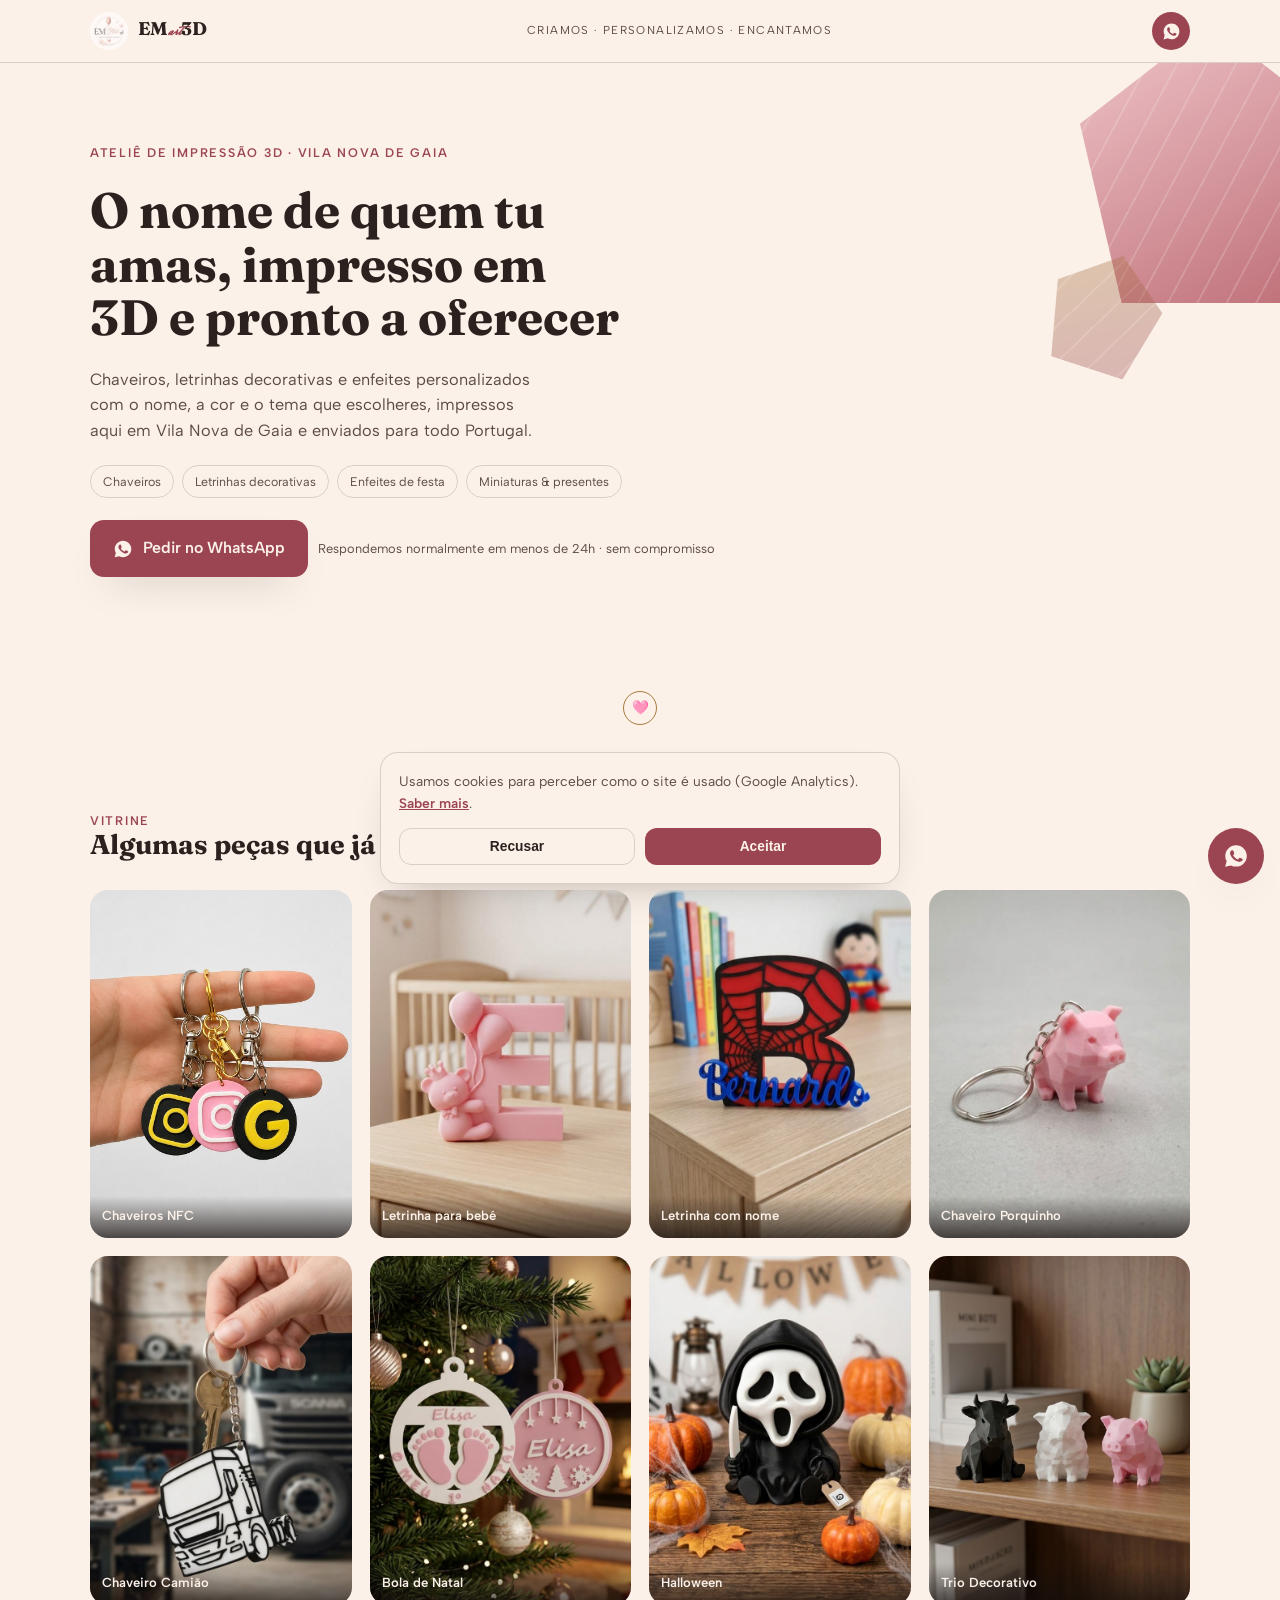
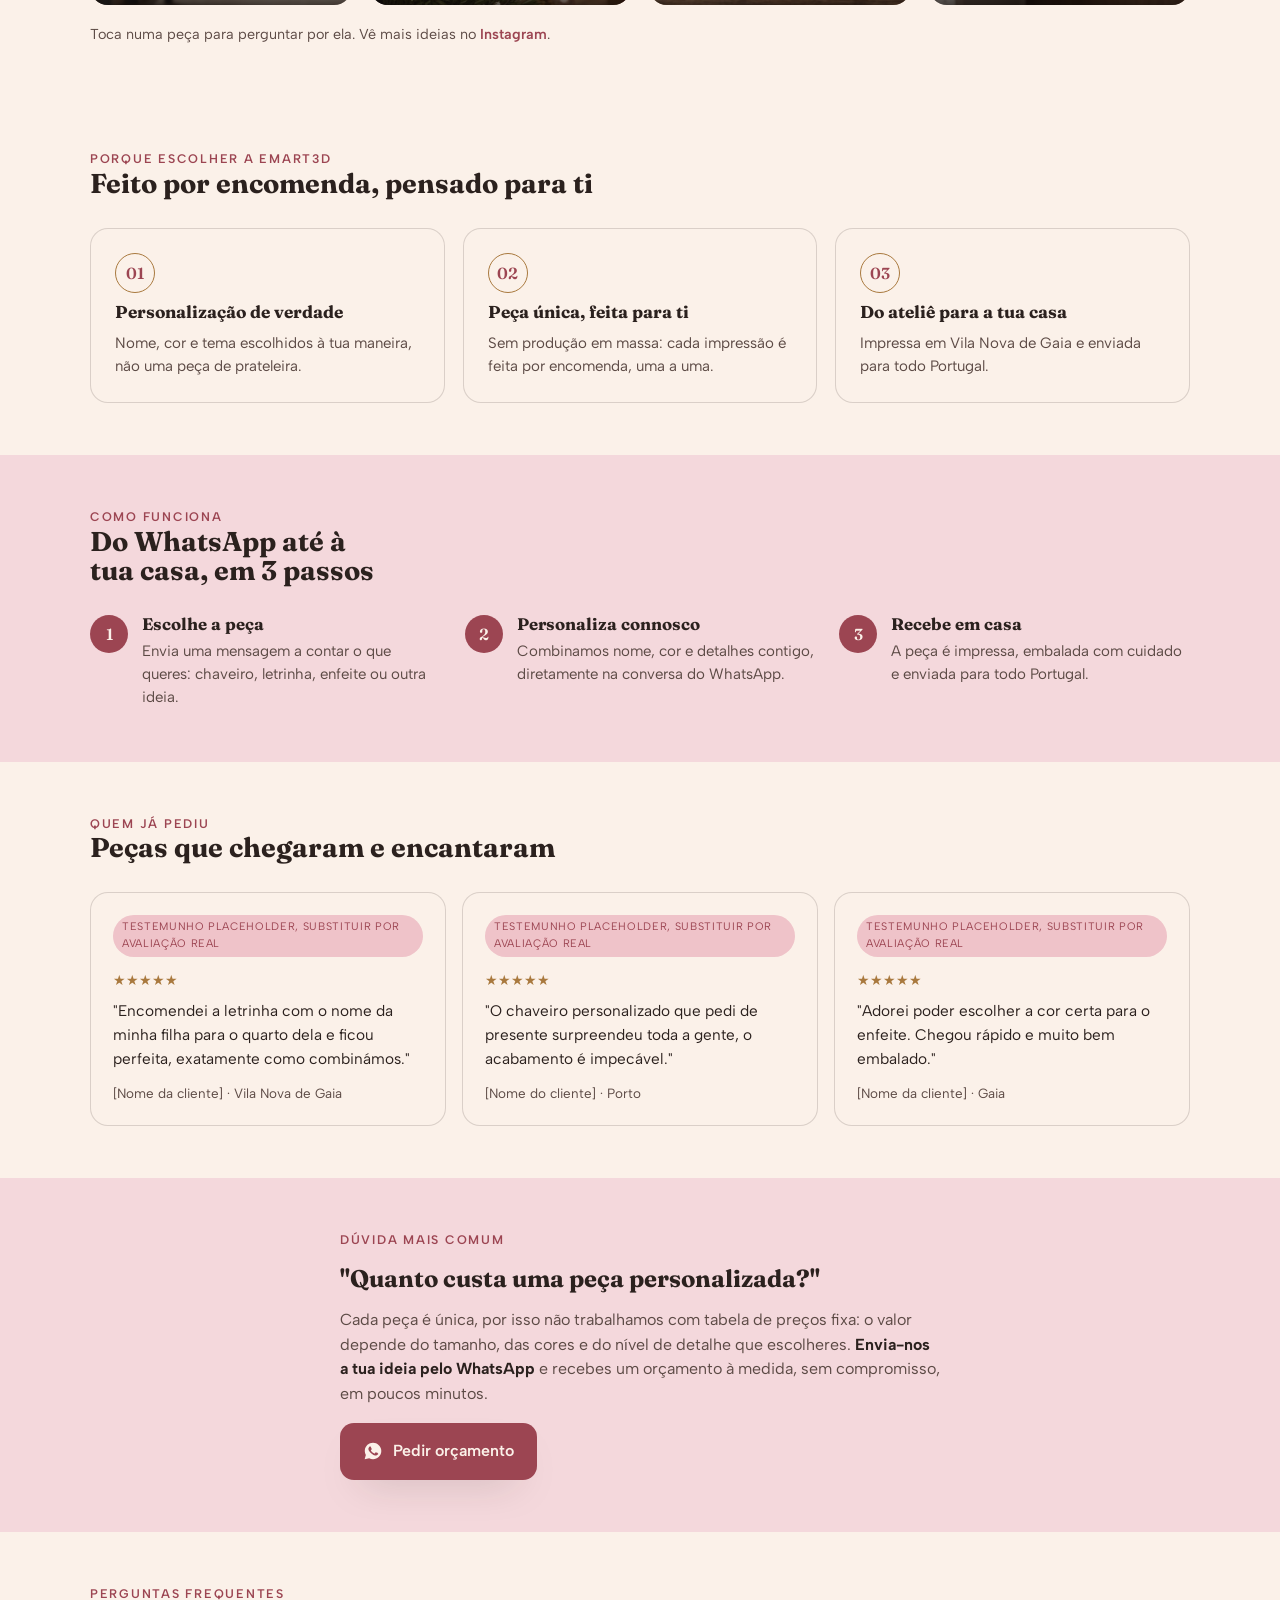
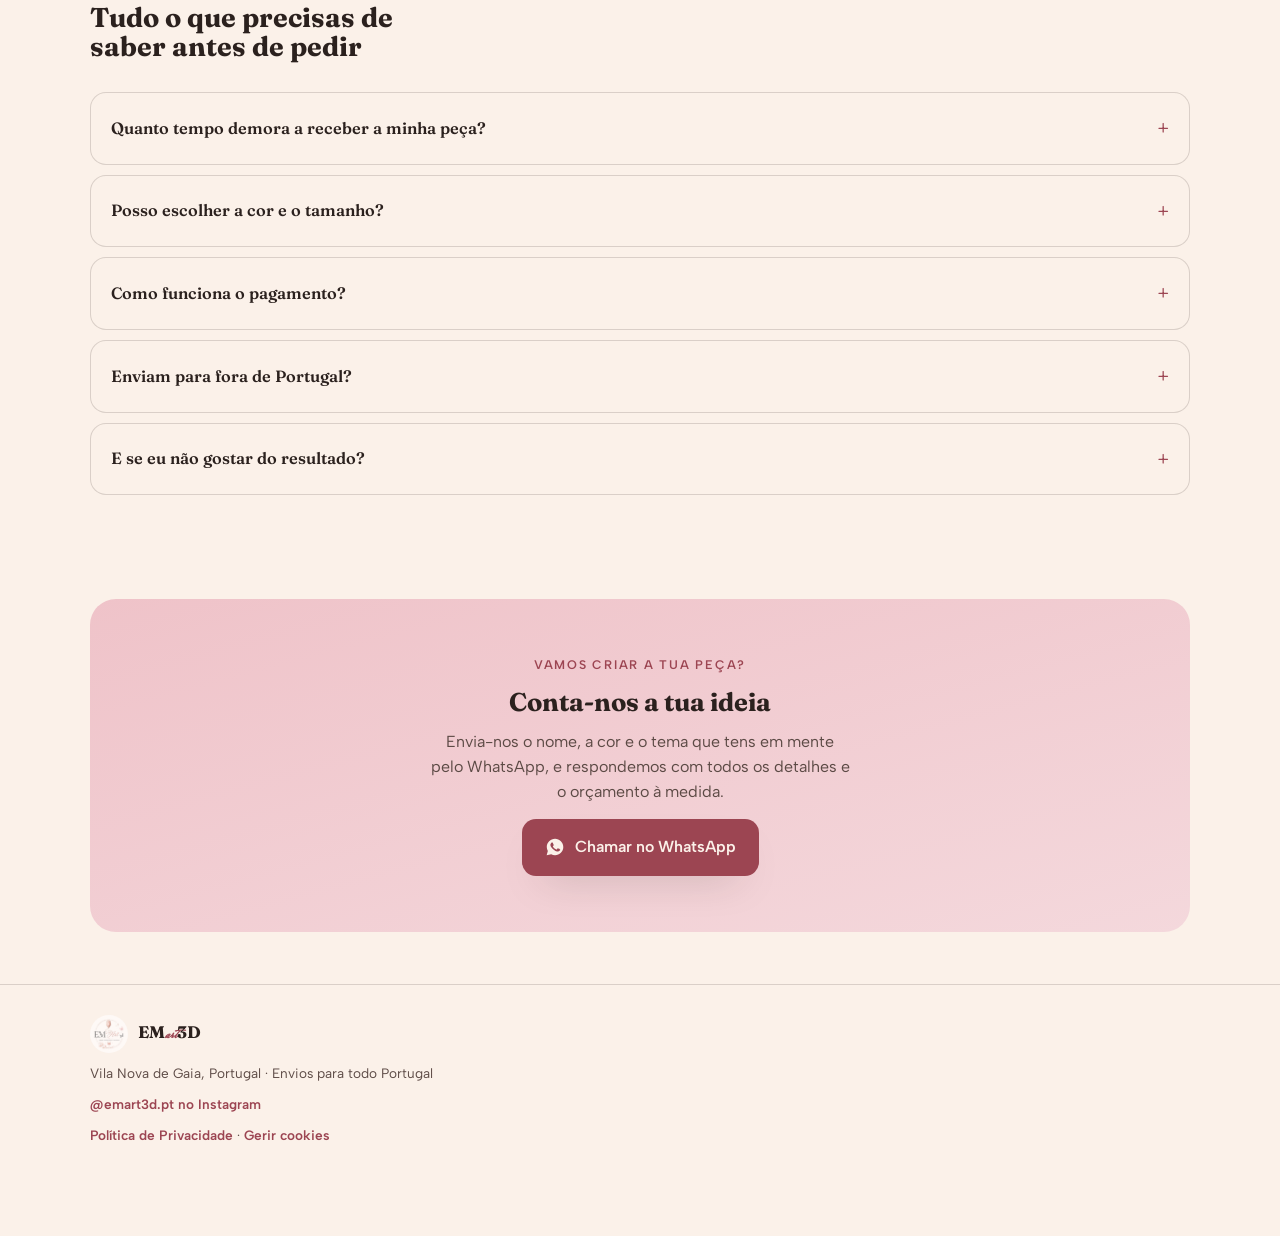
<file: index.html>
<!DOCTYPE html>
<html lang="pt-PT">
<head>
<meta charset="UTF-8">
<meta name="viewport" content="width=device-width, initial-scale=1, viewport-fit=cover">
<title>EMart3D — Presentes personalizados em 3D</title>
<meta name="description" content="Chaveiros, letrinhas decorativas e enfeites personalizados em impressão 3D, feitos por encomenda em Vila Nova de Gaia e enviados para todo Portugal.">
<link rel="canonical" href="https://emart3d.com/">

<meta property="og:type" content="website">
<meta property="og:site_name" content="EMart3D">
<meta property="og:url" content="https://emart3d.com/">
<meta property="og:title" content="EMart3D — Presentes personalizados em 3D">
<meta property="og:description" content="Chaveiros, letrinhas decorativas e enfeites personalizados em impressão 3D, feitos por encomenda em Vila Nova de Gaia e enviados para todo Portugal.">
<meta property="og:image" content="https://emart3d.com/assets/og-image.jpg">
<meta property="og:image:width" content="1200">
<meta property="og:image:height" content="630">
<meta property="og:locale" content="pt_PT">
<meta name="twitter:card" content="summary_large_image">
<meta name="twitter:title" content="EMart3D — Presentes personalizados em 3D">
<meta name="twitter:description" content="Chaveiros, letrinhas decorativas e enfeites personalizados em impressão 3D, feitos por encomenda e enviados para todo Portugal.">
<meta name="twitter:image" content="https://emart3d.com/assets/og-image.jpg">

<link rel="preconnect" href="https://fonts.googleapis.com">
<link rel="preconnect" href="https://fonts.gstatic.com" crossorigin>
<link href="https://fonts.googleapis.com/css2?family=Fraunces:ital,opsz,wght@0,9..144,400;0,9..144,600;0,9..144,700;1,9..144,500&family=Albert+Sans:wght@400;500;600;700&family=Mrs+Saint+Delafield&display=swap" rel="stylesheet">
<link rel="stylesheet" href="css/styles.css">

<script type="application/ld+json">
{
  "@context": "https://schema.org",
  "@type": "LocalBusiness",
  "name": "EMart3D",
  "image": "https://emart3d.com/assets/og-image.jpg",
  "logo": "https://emart3d.com/assets/LOGO.jpeg",
  "url": "https://emart3d.com/",
  "telephone": "+351928291882",
  "priceRange": "€€",
  "address": {
    "@type": "PostalAddress",
    "addressLocality": "Vila Nova de Gaia",
    "addressRegion": "Porto",
    "addressCountry": "PT"
  },
  "areaServed": "PT",
  "sameAs": [
    "https://www.instagram.com/emart3d.pt/"
  ],
  "description": "Ateliê de impressão 3D em Vila Nova de Gaia. Chaveiros, letrinhas decorativas e enfeites personalizados, feitos por encomenda e enviados para todo Portugal."
}
</script>
<script type="application/ld+json">
{
  "@context": "https://schema.org",
  "@type": "FAQPage",
  "mainEntity": [
    {
      "@type": "Question",
      "name": "Quanto tempo demora a receber a minha peça?",
      "acceptedAnswer": {
        "@type": "Answer",
        "text": "Normalmente entre 3 a 7 dias úteis desde a confirmação do pedido até à peça estar pronta, mais o tempo de envio dos CTT. Confirmamos sempre um prazo exato contigo antes de avançar."
      }
    },
    {
      "@type": "Question",
      "name": "Posso escolher a cor e o tamanho?",
      "acceptedAnswer": {
        "@type": "Answer",
        "text": "Sim! Todas as peças são personalizáveis em cor, e muitas também em tamanho. Dizes o que tens em mente e confirmamos contigo o que é possível fazer."
      }
    },
    {
      "@type": "Question",
      "name": "Como funciona o pagamento?",
      "acceptedAnswer": {
        "@type": "Answer",
        "text": "Combinamos o valor e a forma de pagamento diretamente na conversa do WhatsApp, depois de confirmares os detalhes da tua peça."
      }
    },
    {
      "@type": "Question",
      "name": "Enviam para fora de Portugal?",
      "acceptedAnswer": {
        "@type": "Answer",
        "text": "Por agora enviamos só dentro de Portugal. Se estiveres fora do país, fala connosco na mesma para tentarmos encontrar uma solução."
      }
    },
    {
      "@type": "Question",
      "name": "E se eu não gostar do resultado?",
      "acceptedAnswer": {
        "@type": "Answer",
        "text": "Antes de imprimir, confirmamos contigo todos os detalhes (nome, cor, tamanho) para garantir que a peça sai exatamente como combinado. Qualquer dúvida, fala connosco antes de avançarmos com a impressão."
      }
    }
  ]
}
</script>
</head>
<body>

  <div class="topbar">
    <div class="wrap">
      <div class="topbar-brand">
        <img class="logo-mark" src="assets/LOGO.jpeg" alt="Logótipo EMart3D">
        <div class="topbar-name">EM<span class="brand-mark">art</span>3D</div>
      </div>
      <div class="topbar-tag">Criamos · Personalizamos · Encantamos</div>
      <a class="icon-btn" href="https://wa.me/351928291882?text=Ol%C3%A1!%20Vi%20a%20p%C3%A1gina%20da%20EMart3D%20e%20quero%20fazer%20um%20pedido%20personalizado%20%F0%9F%A9%B7" target="_blank" rel="noopener" aria-label="Chamar no WhatsApp">
        <svg viewBox="0 0 24 24" fill="currentColor"><path d="M12.04 2C6.58 2 2.13 6.45 2.13 11.91c0 1.75.46 3.39 1.26 4.81L2 22l5.42-1.34a9.9 9.9 0 0 0 4.62 1.14h.01c5.46 0 9.91-4.45 9.91-9.91C21.96 6.45 17.5 2 12.04 2Zm5.8 14.02c-.24.68-1.4 1.3-1.93 1.36-.5.06-1.02.26-3.4-.71-2.87-1.15-4.7-4.07-4.85-4.26-.14-.19-1.16-1.55-1.16-2.96 0-1.4.74-2.09 1-2.38.26-.29.57-.36.76-.36.19 0 .38 0 .55.01.18.01.42-.07.65.5.24.58.82 2 .89 2.15.07.15.12.32.02.51-.1.19-.15.31-.3.48-.15.17-.31.38-.44.51-.15.15-.3.31-.13.6.17.29.76 1.26 1.63 2.04 1.12 1 2.06 1.31 2.35 1.46.29.15.46.13.63-.08.17-.21.72-.84.92-1.13.19-.29.39-.24.65-.14.27.1 1.68.79 1.97.94.29.14.48.21.55.33.07.12.07.7-.17 1.38Z"/></svg>
      </a>
    </div>
  </div>

  <main>
    <section class="hero">
      <div class="hero-orn facet" aria-hidden="true"></div>
      <div class="hero-orn small facet" aria-hidden="true"></div>
      <div class="wrap">
        <div class="eyebrow">Ateliê de impressão 3D · Vila Nova de Gaia</div>
        <h1>O nome de quem tu amas, impresso em 3D e pronto a oferecer</h1>
        <p class="lede">Chaveiros, letrinhas decorativas e enfeites personalizados com o nome, a cor e o tema que escolheres, impressos aqui em Vila Nova de Gaia e enviados para todo Portugal.</p>
        <div class="hero-tags">
          <span>Chaveiros</span>
          <span>Letrinhas decorativas</span>
          <span>Enfeites de festa</span>
          <span>Miniaturas &amp; presentes</span>
        </div>
        <div class="cta-row">
          <a class="btn btn-primary" href="https://wa.me/351928291882?text=Ol%C3%A1!%20Vi%20a%20p%C3%A1gina%20da%20EMart3D%20e%20quero%20fazer%20um%20pedido%20personalizado%20%F0%9F%A9%B7" target="_blank" rel="noopener">
            <svg viewBox="0 0 24 24" fill="currentColor"><path d="M12.04 2C6.58 2 2.13 6.45 2.13 11.91c0 1.75.46 3.39 1.26 4.81L2 22l5.42-1.34a9.9 9.9 0 0 0 4.62 1.14h.01c5.46 0 9.91-4.45 9.91-9.91C21.96 6.45 17.5 2 12.04 2Zm5.8 14.02c-.24.68-1.4 1.3-1.93 1.36-.5.06-1.02.26-3.4-.71-2.87-1.15-4.7-4.07-4.85-4.26-.14-.19-1.16-1.55-1.16-2.96 0-1.4.74-2.09 1-2.38.26-.29.57-.36.76-.36.19 0 .38 0 .55.01.18.01.42-.07.65.5.24.58.82 2 .89 2.15.07.15.12.32.02.51-.1.19-.15.31-.3.48-.15.17-.31.38-.44.51-.15.15-.3.31-.13.6.17.29.76 1.26 1.63 2.04 1.12 1 2.06 1.31 2.35 1.46.29.15.46.13.63-.08.17-.21.72-.84.92-1.13.19-.29.39-.24.65-.14.27.1 1.68.79 1.97.94.29.14.48.21.55.33.07.12.07.7-.17 1.38Z"/></svg>
            Pedir no WhatsApp
          </a>
          <span class="cta-note">Respondemos normalmente em menos de 24h · sem compromisso</span>
        </div>
      </div>
    </section>

    <div class="ring-divider" aria-hidden="true"><span>🩷</span></div>

    <section class="showcase">
      <div class="wrap">
        <div class="section-head">
          <div class="eyebrow">Vitrine</div>
          <h2>Algumas peças que já criámos</h2>
        </div>
        <div class="showcase-grid">
          <a class="showcase-card" href="https://wa.me/351928291882?text=Ol%C3%A1!%20Vi%20a%20pe%C3%A7a%20Chaveiros%20NFC%20na%20vossa%20p%C3%A1gina%20e%20queria%20saber%20mais%20%F0%9F%A9%B7" target="_blank" rel="noopener">
            <img src="assets/TAG-NFC-GERAL2.jpeg" alt="Chaveiros NFC personalizados, com o ícone do Instagram e a letra G, que ligam ao perfil por toque no telemóvel" loading="lazy">
            <span class="cap">Chaveiros NFC</span>
          </a>
          <a class="showcase-card" href="https://wa.me/351928291882?text=Ol%C3%A1!%20Vi%20a%20pe%C3%A7a%20Letra%20Personalizada%20de%20Beb%C3%A9%20na%20vossa%20p%C3%A1gina%20e%20queria%20saber%20mais%20%F0%9F%A9%B7" target="_blank" rel="noopener">
            <img src="assets/Gemini_Generated_Image_2je2fj2je2fj2je2.jpg" alt="Letra decorativa personalizada com ursinho e balões para quarto de bebé" loading="lazy">
            <span class="cap">Letrinha para bebé</span>
          </a>
          <a class="showcase-card" href="https://wa.me/351928291882?text=Ol%C3%A1!%20Vi%20a%20pe%C3%A7a%20Letra%20Personalizada%20Homem-Aranha%20na%20vossa%20p%C3%A1gina%20e%20queria%20saber%20mais%20%F0%9F%A9%B7" target="_blank" rel="noopener">
            <img src="assets/Gemini_Generated_Image_ml13aoml13aoml13.jpg" alt="Letra decorativa personalizada tema Homem-Aranha com o nome Bernardo" loading="lazy">
            <span class="cap">Letrinha com nome</span>
          </a>
          <a class="showcase-card" href="https://wa.me/351928291882?text=Ol%C3%A1!%20Vi%20a%20pe%C3%A7a%20Chaveiro%20Porquinho%20na%20vossa%20p%C3%A1gina%20e%20queria%20saber%20mais%20%F0%9F%A9%B7" target="_blank" rel="noopener">
            <img src="assets/Gemini_Generated_Image_6yzym36yzym36yzy.jpg" alt="Chaveiro personalizado em formato de porquinho" loading="lazy">
            <span class="cap">Chaveiro Porquinho</span>
          </a>
          <a class="showcase-card" href="https://wa.me/351928291882?text=Ol%C3%A1!%20Vi%20a%20pe%C3%A7a%20Chaveiro%20Cami%C3%A3o%20na%20vossa%20p%C3%A1gina%20e%20queria%20saber%20mais%20%F0%9F%A9%B7" target="_blank" rel="noopener">
            <img src="assets/Gemini_Generated_Image_puu79ypuu79ypuu7.jpg" alt="Chaveiro personalizado em formato de camião" loading="lazy">
            <span class="cap">Chaveiro Camião</span>
          </a>
          <a class="showcase-card" href="https://wa.me/351928291882?text=Ol%C3%A1!%20Vi%20a%20pe%C3%A7a%20Bola%20de%20Natal%20Personalizada%20na%20vossa%20p%C3%A1gina%20e%20queria%20saber%20mais%20%F0%9F%A9%B7" target="_blank" rel="noopener">
            <img src="assets/Gemini_Generated_Image_83xsku83xsku83xs.jpg" alt="Bolas de Natal personalizadas com o nome Elisa" loading="lazy">
            <span class="cap">Bola de Natal</span>
          </a>
          <a class="showcase-card" href="https://wa.me/351928291882?text=Ol%C3%A1!%20Vi%20a%20pe%C3%A7a%20Ghostface%20Halloween%20na%20vossa%20p%C3%A1gina%20e%20queria%20saber%20mais%20%F0%9F%A9%B7" target="_blank" rel="noopener">
            <img src="assets/Gemini_Generated_Image_i3u9sdi3u9sdi3u9.jpg" alt="Figura decorativa de Halloween estilo Ghostface" loading="lazy">
            <span class="cap">Halloween</span>
          </a>
          <a class="showcase-card" href="https://wa.me/351928291882?text=Ol%C3%A1!%20Vi%20a%20pe%C3%A7a%20Trio%20Decorativo%20Vaca%20Ovelha%20e%20Porco%20na%20vossa%20p%C3%A1gina%20e%20queria%20saber%20mais%20%F0%9F%A9%B7" target="_blank" rel="noopener">
            <img src="assets/Gemini_Generated_Image_a4if2wa4if2wa4if.jpg" alt="Trio decorativo de vaca, ovelha e porco em estilo low-poly" loading="lazy">
            <span class="cap">Trio Decorativo</span>
          </a>
        </div>
        <p class="showcase-more">Toca numa peça para perguntar por ela. Vê mais ideias no <a href="https://www.instagram.com/emart3d.pt/" target="_blank" rel="noopener">Instagram</a>.</p>
      </div>
    </section>

    <section class="benefits">
      <div class="wrap">
        <div class="section-head">
          <div class="eyebrow">Porque escolher a EMart3D</div>
          <h2>Feito por encomenda, pensado para ti</h2>
        </div>
        <div class="benefit-grid">
          <div class="benefit-card">
            <div class="badge">01</div>
            <h3>Personalização de verdade</h3>
            <p>Nome, cor e tema escolhidos à tua maneira, não uma peça de prateleira.</p>
          </div>
          <div class="benefit-card">
            <div class="badge">02</div>
            <h3>Peça única, feita para ti</h3>
            <p>Sem produção em massa: cada impressão é feita por encomenda, uma a uma.</p>
          </div>
          <div class="benefit-card">
            <div class="badge">03</div>
            <h3>Do ateliê para a tua casa</h3>
            <p>Impressa em Vila Nova de Gaia e enviada para todo Portugal.</p>
          </div>
        </div>
      </div>
    </section>

    <section class="how on-blush">
      <div class="wrap">
        <div class="section-head">
          <div class="eyebrow">Como funciona</div>
          <h2>Do WhatsApp até à tua casa, em 3 passos</h2>
        </div>
        <div class="steps">
          <div class="step">
            <div class="num">1</div>
            <h3>Escolhe a peça</h3>
            <p>Envia uma mensagem a contar o que queres: chaveiro, letrinha, enfeite ou outra ideia.</p>
          </div>
          <div class="step">
            <div class="num">2</div>
            <h3>Personaliza connosco</h3>
            <p>Combinamos nome, cor e detalhes contigo, diretamente na conversa do WhatsApp.</p>
          </div>
          <div class="step">
            <div class="num">3</div>
            <h3>Recebe em casa</h3>
            <p>A peça é impressa, embalada com cuidado e enviada para todo Portugal.</p>
          </div>
        </div>
      </div>
    </section>

    <section class="proof">
      <div class="wrap">
        <div class="section-head">
          <div class="eyebrow">Quem já pediu</div>
          <h2>Peças que chegaram e encantaram</h2>
        </div>
        <div class="proof-grid">
          <div class="proof-card">
            <span class="proof-flag">Testemunho placeholder, substituir por avaliação real</span>
            <div class="proof-stars">★★★★★</div>
            <p class="quote">"Encomendei a letrinha com o nome da minha filha para o quarto dela e ficou perfeita, exatamente como combinámos."</p>
            <div class="who">[Nome da cliente] · Vila Nova de Gaia</div>
          </div>
          <div class="proof-card">
            <span class="proof-flag">Testemunho placeholder, substituir por avaliação real</span>
            <div class="proof-stars">★★★★★</div>
            <p class="quote">"O chaveiro personalizado que pedi de presente surpreendeu toda a gente, o acabamento é impecável."</p>
            <div class="who">[Nome do cliente] · Porto</div>
          </div>
          <div class="proof-card">
            <span class="proof-flag">Testemunho placeholder, substituir por avaliação real</span>
            <div class="proof-stars">★★★★★</div>
            <p class="quote">"Adorei poder escolher a cor certa para o enfeite. Chegou rápido e muito bem embalado."</p>
            <div class="who">[Nome da cliente] · Gaia</div>
          </div>
        </div>
      </div>
    </section>

    <section class="objection on-blush">
      <div class="wrap objection">
        <div class="eyebrow">Dúvida mais comum</div>
        <h2 class="q">"Quanto custa uma peça personalizada?"</h2>
        <p class="a">Cada peça é única, por isso não trabalhamos com tabela de preços fixa: o valor depende do tamanho, das cores e do nível de detalhe que escolheres. <strong>Envia-nos a tua ideia pelo WhatsApp</strong> e recebes um orçamento à medida, sem compromisso, em poucos minutos.</p>
        <a class="btn btn-primary" href="https://wa.me/351928291882?text=Ol%C3%A1!%20Vi%20a%20p%C3%A1gina%20da%20EMart3D%20e%20gostava%20de%20pedir%20um%20or%C3%A7amento%20para%20uma%20pe%C3%A7a%20personalizada%20%F0%9F%A9%B7" target="_blank" rel="noopener">
          <svg viewBox="0 0 24 24" fill="currentColor"><path d="M12.04 2C6.58 2 2.13 6.45 2.13 11.91c0 1.75.46 3.39 1.26 4.81L2 22l5.42-1.34a9.9 9.9 0 0 0 4.62 1.14h.01c5.46 0 9.91-4.45 9.91-9.91C21.96 6.45 17.5 2 12.04 2Zm5.8 14.02c-.24.68-1.4 1.3-1.93 1.36-.5.06-1.02.26-3.4-.71-2.87-1.15-4.7-4.07-4.85-4.26-.14-.19-1.16-1.55-1.16-2.96 0-1.4.74-2.09 1-2.38.26-.29.57-.36.76-.36.19 0 .38 0 .55.01.18.01.42-.07.65.5.24.58.82 2 .89 2.15.07.15.12.32.02.51-.1.19-.15.31-.3.48-.15.17-.31.38-.44.51-.15.15-.3.31-.13.6.17.29.76 1.26 1.63 2.04 1.12 1 2.06 1.31 2.35 1.46.29.15.46.13.63-.08.17-.21.72-.84.92-1.13.19-.29.39-.24.65-.14.27.1 1.68.79 1.97.94.29.14.48.21.55.33.07.12.07.7-.17 1.38Z"/></svg>
          Pedir orçamento
        </a>
      </div>
    </section>

    <section class="faq">
      <div class="wrap">
        <div class="section-head">
          <div class="eyebrow">Perguntas frequentes</div>
          <h2>Tudo o que precisas de saber antes de pedir</h2>
        </div>
        <div class="faq-list">
          <details class="faq-item">
            <summary>Quanto tempo demora a receber a minha peça?</summary>
            <p>Normalmente entre 3 a 7 dias úteis desde a confirmação do pedido até à peça estar pronta, mais o tempo de envio dos CTT. Confirmamos sempre um prazo exato contigo antes de avançar.</p>
          </details>
          <details class="faq-item">
            <summary>Posso escolher a cor e o tamanho?</summary>
            <p>Sim! Todas as peças são personalizáveis em cor, e muitas também em tamanho. Dizes o que tens em mente e confirmamos contigo o que é possível fazer.</p>
          </details>
          <details class="faq-item">
            <summary>Como funciona o pagamento?</summary>
            <p>Combinamos o valor e a forma de pagamento diretamente na conversa do WhatsApp, depois de confirmares os detalhes da tua peça.</p>
          </details>
          <details class="faq-item">
            <summary>Enviam para fora de Portugal?</summary>
            <p>Por agora enviamos só dentro de Portugal. Se estiveres fora do país, fala connosco na mesma para tentarmos encontrar uma solução.</p>
          </details>
          <details class="faq-item">
            <summary>E se eu não gostar do resultado?</summary>
            <p>Antes de imprimir, confirmamos contigo todos os detalhes (nome, cor, tamanho) para garantir que a peça sai exatamente como combinado. Qualquer dúvida, fala connosco antes de avançarmos com a impressão.</p>
          </details>
        </div>
      </div>
    </section>

    <section class="final">
      <div class="wrap">
        <div class="final-cta">
          <div class="eyebrow">Vamos criar a tua peça?</div>
          <h2>Conta-nos a tua ideia</h2>
          <p>Envia-nos o nome, a cor e o tema que tens em mente pelo WhatsApp, e respondemos com todos os detalhes e o orçamento à medida.</p>
          <a class="btn btn-primary" href="https://wa.me/351928291882?text=Ol%C3%A1!%20Vi%20a%20p%C3%A1gina%20da%20EMart3D%20e%20quero%20fazer%20um%20pedido%20personalizado%20%F0%9F%A9%B7" target="_blank" rel="noopener">
            <svg viewBox="0 0 24 24" fill="currentColor"><path d="M12.04 2C6.58 2 2.13 6.45 2.13 11.91c0 1.75.46 3.39 1.26 4.81L2 22l5.42-1.34a9.9 9.9 0 0 0 4.62 1.14h.01c5.46 0 9.91-4.45 9.91-9.91C21.96 6.45 17.5 2 12.04 2Zm5.8 14.02c-.24.68-1.4 1.3-1.93 1.36-.5.06-1.02.26-3.4-.71-2.87-1.15-4.7-4.07-4.85-4.26-.14-.19-1.16-1.55-1.16-2.96 0-1.4.74-2.09 1-2.38.26-.29.57-.36.76-.36.19 0 .38 0 .55.01.18.01.42-.07.65.5.24.58.82 2 .89 2.15.07.15.12.32.02.51-.1.19-.15.31-.3.48-.15.17-.31.38-.44.51-.15.15-.3.31-.13.6.17.29.76 1.26 1.63 2.04 1.12 1 2.06 1.31 2.35 1.46.29.15.46.13.63-.08.17-.21.72-.84.92-1.13.19-.29.39-.24.65-.14.27.1 1.68.79 1.97.94.29.14.48.21.55.33.07.12.07.7-.17 1.38Z"/></svg>
            Chamar no WhatsApp
          </a>
        </div>
      </div>
    </section>
  </main>

  <footer>
    <div class="wrap">
      <div class="topbar-brand">
        <img class="logo-mark" src="assets/LOGO.jpeg" alt="Logótipo EMart3D">
        <div class="foot-name">EM<span class="brand-mark">art</span>3D</div>
      </div>
      <p>Vila Nova de Gaia, Portugal · Envios para todo Portugal</p>
      <p><a class="ig" href="https://www.instagram.com/emart3d.pt/" target="_blank" rel="noopener">@emart3d.pt no Instagram</a></p>
      <p><a class="ig" href="privacidade.html">Política de Privacidade</a> · <button class="cookie-manage" type="button" data-cookie-manage>Gerir cookies</button></p>
    </div>
  </footer>

  <a class="floating-cta" href="https://wa.me/351928291882?text=Ol%C3%A1!%20Vi%20a%20p%C3%A1gina%20da%20EMart3D%20e%20quero%20fazer%20um%20pedido%20personalizado%20%F0%9F%A9%B7" target="_blank" rel="noopener" aria-label="Chamar no WhatsApp">
    <svg viewBox="0 0 24 24" fill="currentColor"><path d="M12.04 2C6.58 2 2.13 6.45 2.13 11.91c0 1.75.46 3.39 1.26 4.81L2 22l5.42-1.34a9.9 9.9 0 0 0 4.62 1.14h.01c5.46 0 9.91-4.45 9.91-9.91C21.96 6.45 17.5 2 12.04 2Zm5.8 14.02c-.24.68-1.4 1.3-1.93 1.36-.5.06-1.02.26-3.4-.71-2.87-1.15-4.7-4.07-4.85-4.26-.14-.19-1.16-1.55-1.16-2.96 0-1.4.74-2.09 1-2.38.26-.29.57-.36.76-.36.19 0 .38 0 .55.01.18.01.42-.07.65.5.24.58.82 2 .89 2.15.07.15.12.32.02.51-.1.19-.15.31-.3.48-.15.17-.31.38-.44.51-.15.15-.3.31-.13.6.17.29.76 1.26 1.63 2.04 1.12 1 2.06 1.31 2.35 1.46.29.15.46.13.63-.08.17-.21.72-.84.92-1.13.19-.29.39-.24.65-.14.27.1 1.68.79 1.97.94.29.14.48.21.55.33.07.12.07.7-.17 1.38Z"/></svg>
  </a>

  <script src="js/consent.js"></script>
</body>
</html>
</file>
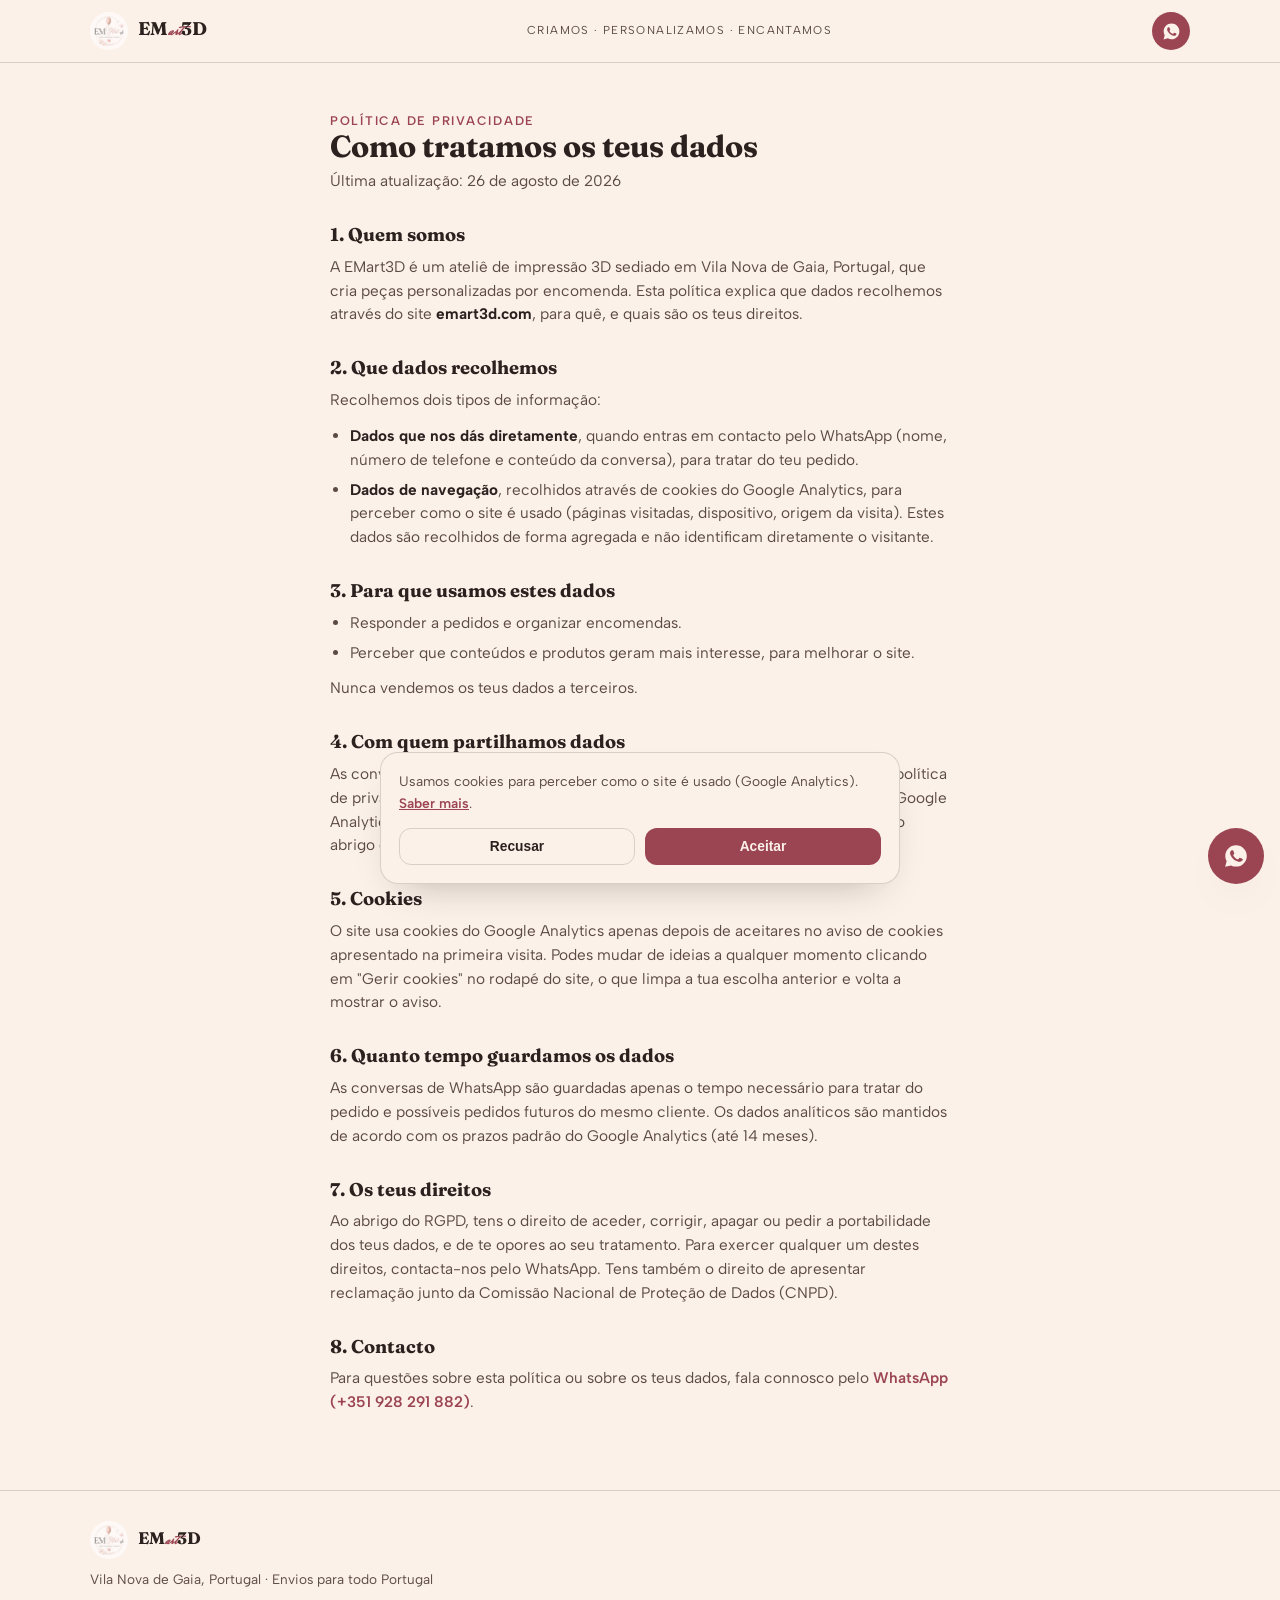
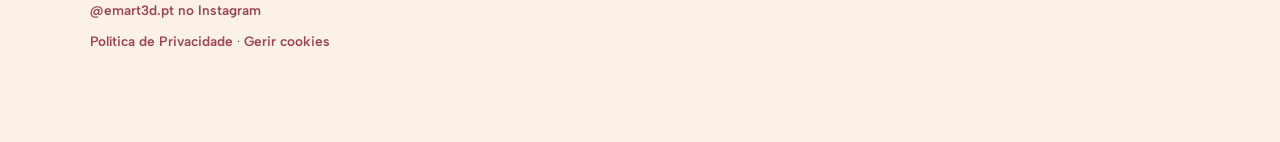
<file: privacidade.html>
<!DOCTYPE html>
<html lang="pt-PT">
<head>
<meta charset="UTF-8">
<meta name="viewport" content="width=device-width, initial-scale=1, viewport-fit=cover">
<title>Política de Privacidade — EMart3D</title>
<meta name="description" content="Como a EMart3D recolhe, usa e protege os teus dados pessoais, incluindo o uso de cookies e Google Analytics.">
<link rel="canonical" href="https://emart3d.com/privacidade.html">
<link rel="preconnect" href="https://fonts.googleapis.com">
<link rel="preconnect" href="https://fonts.gstatic.com" crossorigin>
<link href="https://fonts.googleapis.com/css2?family=Fraunces:ital,opsz,wght@0,9..144,400;0,9..144,600;0,9..144,700;1,9..144,500&family=Albert+Sans:wght@400;500;600;700&family=Mrs+Saint+Delafield&display=swap" rel="stylesheet">
<link rel="stylesheet" href="css/styles.css">
</head>
<body>

  <div class="topbar">
    <div class="wrap">
      <div class="topbar-brand">
        <img class="logo-mark" src="assets/LOGO.jpeg" alt="Logótipo EMart3D">
        <div class="topbar-name">EM<span class="brand-mark">art</span>3D</div>
      </div>
      <div class="topbar-tag">Criamos · Personalizamos · Encantamos</div>
      <a class="icon-btn" href="https://wa.me/351928291882?text=Ol%C3%A1!%20Vi%20a%20p%C3%A1gina%20da%20EMart3D%20e%20quero%20fazer%20um%20pedido%20personalizado%20%F0%9F%A9%B7" target="_blank" rel="noopener" aria-label="Chamar no WhatsApp">
        <svg viewBox="0 0 24 24" fill="currentColor"><path d="M12.04 2C6.58 2 2.13 6.45 2.13 11.91c0 1.75.46 3.39 1.26 4.81L2 22l5.42-1.34a9.9 9.9 0 0 0 4.62 1.14h.01c5.46 0 9.91-4.45 9.91-9.91C21.96 6.45 17.5 2 12.04 2Zm5.8 14.02c-.24.68-1.4 1.3-1.93 1.36-.5.06-1.02.26-3.4-.71-2.87-1.15-4.7-4.07-4.85-4.26-.14-.19-1.16-1.55-1.16-2.96 0-1.4.74-2.09 1-2.38.26-.29.57-.36.76-.36.19 0 .38 0 .55.01.18.01.42-.07.65.5.24.58.82 2 .89 2.15.07.15.12.32.02.51-.1.19-.15.31-.3.48-.15.17-.31.38-.44.51-.15.15-.3.31-.13.6.17.29.76 1.26 1.63 2.04 1.12 1 2.06 1.31 2.35 1.46.29.15.46.13.63-.08.17-.21.72-.84.92-1.13.19-.29.39-.24.65-.14.27.1 1.68.79 1.97.94.29.14.48.21.55.33.07.12.07.7-.17 1.38Z"/></svg>
      </a>
    </div>
  </div>

  <main>
    <section class="legal">
      <div class="wrap legal-content">
        <div class="eyebrow">Política de Privacidade</div>
        <h1>Como tratamos os teus dados</h1>
        <p class="legal-updated">Última atualização: 26 de agosto de 2026</p>

        <h2>1. Quem somos</h2>
        <p>A EMart3D é um ateliê de impressão 3D sediado em Vila Nova de Gaia, Portugal, que cria peças personalizadas por encomenda. Esta política explica que dados recolhemos através do site <strong>emart3d.com</strong>, para quê, e quais são os teus direitos.</p>

        <h2>2. Que dados recolhemos</h2>
        <p>Recolhemos dois tipos de informação:</p>
        <ul>
          <li><strong>Dados que nos dás diretamente</strong>, quando entras em contacto pelo WhatsApp (nome, número de telefone e conteúdo da conversa), para tratar do teu pedido.</li>
          <li><strong>Dados de navegação</strong>, recolhidos através de cookies do Google Analytics, para perceber como o site é usado (páginas visitadas, dispositivo, origem da visita). Estes dados são recolhidos de forma agregada e não identificam diretamente o visitante.</li>
        </ul>

        <h2>3. Para que usamos estes dados</h2>
        <ul>
          <li>Responder a pedidos e organizar encomendas.</li>
          <li>Perceber que conteúdos e produtos geram mais interesse, para melhorar o site.</li>
        </ul>
        <p>Nunca vendemos os teus dados a terceiros.</p>

        <h2>4. Com quem partilhamos dados</h2>
        <p>As conversas de WhatsApp são geridas pela Meta/WhatsApp, segundo a própria política de privacidade dessa plataforma. Os dados de navegação são processados pelo Google Analytics (Google LLC), que pode transferir dados para fora da União Europeia ao abrigo das cláusulas contratuais-tipo da Comissão Europeia.</p>

        <h2>5. Cookies</h2>
        <p>O site usa cookies do Google Analytics apenas depois de aceitares no aviso de cookies apresentado na primeira visita. Podes mudar de ideias a qualquer momento clicando em "Gerir cookies" no rodapé do site, o que limpa a tua escolha anterior e volta a mostrar o aviso.</p>

        <h2>6. Quanto tempo guardamos os dados</h2>
        <p>As conversas de WhatsApp são guardadas apenas o tempo necessário para tratar do pedido e possíveis pedidos futuros do mesmo cliente. Os dados analíticos são mantidos de acordo com os prazos padrão do Google Analytics (até 14 meses).</p>

        <h2>7. Os teus direitos</h2>
        <p>Ao abrigo do RGPD, tens o direito de aceder, corrigir, apagar ou pedir a portabilidade dos teus dados, e de te opores ao seu tratamento. Para exercer qualquer um destes direitos, contacta-nos pelo WhatsApp. Tens também o direito de apresentar reclamação junto da Comissão Nacional de Proteção de Dados (CNPD).</p>

        <h2>8. Contacto</h2>
        <p>Para questões sobre esta política ou sobre os teus dados, fala connosco pelo <a class="legal-link" href="https://wa.me/351928291882" target="_blank" rel="noopener">WhatsApp (+351 928 291 882)</a>.</p>
      </div>
    </section>
  </main>

  <footer>
    <div class="wrap">
      <div class="topbar-brand">
        <img class="logo-mark" src="assets/LOGO.jpeg" alt="Logótipo EMart3D">
        <div class="foot-name">EM<span class="brand-mark">art</span>3D</div>
      </div>
      <p>Vila Nova de Gaia, Portugal · Envios para todo Portugal</p>
      <p><a class="ig" href="https://www.instagram.com/emart3d.pt/" target="_blank" rel="noopener">@emart3d.pt no Instagram</a></p>
      <p><a class="ig" href="privacidade.html">Política de Privacidade</a> · <button class="cookie-manage" type="button" data-cookie-manage>Gerir cookies</button></p>
    </div>
  </footer>

  <a class="floating-cta" href="https://wa.me/351928291882?text=Ol%C3%A1!%20Vi%20a%20p%C3%A1gina%20da%20EMart3D%20e%20quero%20fazer%20um%20pedido%20personalizado%20%F0%9F%A9%B7" target="_blank" rel="noopener" aria-label="Chamar no WhatsApp">
    <svg viewBox="0 0 24 24" fill="currentColor"><path d="M12.04 2C6.58 2 2.13 6.45 2.13 11.91c0 1.75.46 3.39 1.26 4.81L2 22l5.42-1.34a9.9 9.9 0 0 0 4.62 1.14h.01c5.46 0 9.91-4.45 9.91-9.91C21.96 6.45 17.5 2 12.04 2Zm5.8 14.02c-.24.68-1.4 1.3-1.93 1.36-.5.06-1.02.26-3.4-.71-2.87-1.15-4.7-4.07-4.85-4.26-.14-.19-1.16-1.55-1.16-2.96 0-1.4.74-2.09 1-2.38.26-.29.57-.36.76-.36.19 0 .38 0 .55.01.18.01.42-.07.65.5.24.58.82 2 .89 2.15.07.15.12.32.02.51-.1.19-.15.31-.3.48-.15.17-.31.38-.44.51-.15.15-.3.31-.13.6.17.29.76 1.26 1.63 2.04 1.12 1 2.06 1.31 2.35 1.46.29.15.46.13.63-.08.17-.21.72-.84.92-1.13.19-.29.39-.24.65-.14.27.1 1.68.79 1.97.94.29.14.48.21.55.33.07.12.07.7-.17 1.38Z"/></svg>
  </a>

  <script src="js/consent.js"></script>
</body>
</html>
</file>
<file: css/styles.css>
:root{
  --ink:#2B211E;
  --ink-soft:#5C4A45;
  --paper:#FBF1E9;
  --blush:#F4D8DC;
  --blush-deep:#EFC3C9;
  --rose:#B65D68;
  --rose-deep:#9C4552;
  --gold:#A9793E;
  --on-accent:#FBF1E9;
  --line: rgba(43,33,30,0.16);
  --shadow: 0 18px 40px -22px rgba(43,33,30,0.35);
}
@media (prefers-color-scheme: dark){
  :root:not([data-theme="light"]){
    --ink:#F5E8E2;
    --ink-soft:#D8BEB8;
    --paper:#221A19;
    --blush:#3A2A29;
    --blush-deep:#472F2E;
    --rose:#E0918C;
    --rose-deep:#E7A29E;
    --gold:#C9A468;
    --on-accent:#241917;
    --line: rgba(245,232,226,0.16);
    --shadow: 0 18px 40px -22px rgba(0,0,0,0.6);
  }
}
:root[data-theme="dark"]{
  --ink:#F5E8E2;
  --ink-soft:#D8BEB8;
  --paper:#221A19;
  --blush:#3A2A29;
  --blush-deep:#472F2E;
  --rose:#E0918C;
  --rose-deep:#E7A29E;
  --gold:#C9A468;
  --on-accent:#241917;
  --line: rgba(245,232,226,0.16);
  --shadow: 0 18px 40px -22px rgba(0,0,0,0.6);
}

*{box-sizing:border-box;}
html{-webkit-text-size-adjust:100%;}
body{
  margin:0;
  background:var(--paper);
  color:var(--ink);
  font-family:"Albert Sans", -apple-system, BlinkMacSystemFont, "Segoe UI", sans-serif;
  font-size:16px;
  line-height:1.55;
  -webkit-font-smoothing:antialiased;
}
h1,h2,h3{
  font-family:"Fraunces", Georgia, "Times New Roman", serif;
  font-weight:700;
  line-height:1.08;
  margin:0;
  text-wrap:balance;
  color:var(--ink);
}
p{margin:0;}
a{color:inherit;}
img{max-width:100%;display:block;}
.wrap{max-width:1180px;margin:0 auto;padding-inline:22px;}
@media (min-width:720px){ .wrap{padding-inline:40px;} }

.brand-mark{
  font-family:"Mrs Saint Delafield", cursive;
  color:var(--rose-deep);
}
.eyebrow{
  font-size:0.78rem;
  letter-spacing:0.14em;
  text-transform:uppercase;
  color:var(--rose-deep);
  font-weight:600;
}

/* ring divider — echoes the logo's circular line motif */
.ring-divider{
  display:flex;
  justify-content:center;
  padding:34px 0;
}
.ring-divider span{
  width:34px;height:34px;
  border:1.5px solid var(--gold);
  border-radius:50%;
  display:flex;align-items:center;justify-content:center;
  color:var(--rose-deep);
  font-size:0.85rem;
}

/* faceted gem ornament — low-poly, echoes the studio's own faceted figurines */
.facet{
  position:absolute;
  clip-path: polygon(50% 0%, 100% 36%, 84% 100%, 16% 100%, 0% 36%);
}
.facet::after{
  content:"";
  position:absolute; inset:0;
  background: repeating-linear-gradient(
    118deg,
    rgba(255,255,255,0.16) 0px,
    rgba(255,255,255,0.16) 2px,
    transparent 2px,
    transparent 26px
  );
}

/* ---------- topbar ---------- */
.topbar{
  position:sticky; top:0; z-index:20;
  background:color-mix(in srgb, var(--paper) 92%, transparent);
  backdrop-filter:blur(6px);
  border-bottom:1px solid var(--line);
}
.topbar .wrap{
  display:flex; align-items:center; justify-content:space-between;
  padding-block:12px;
}
.topbar-brand{
  display:flex;
  align-items:center;
  gap:10px;
}
.logo-mark{
  width:38px;height:38px;
  border-radius:50%;
  object-fit:cover;
  flex:none;
}
.topbar-name{
  font-family:"Fraunces", serif;
  font-weight:700;
  font-size:1.15rem;
  letter-spacing:0.01em;
}
.topbar-tag{
  display:none;
}
@media (min-width:560px){
  .topbar-tag{
    display:block;
    font-size:0.72rem;
    letter-spacing:0.12em;
    text-transform:uppercase;
    color:var(--ink-soft);
  }
}
.icon-btn{
  width:38px;height:38px;border-radius:50%;
  background:var(--rose-deep);
  color:var(--on-accent);
  display:flex;align-items:center;justify-content:center;
  text-decoration:none;
  flex:none;
}
.icon-btn svg{width:19px;height:19px;}

/* ---------- hero ---------- */
.hero{
  position:relative;
  overflow:hidden;
  padding-top:56px;
  padding-bottom:56px;
}
.hero .wrap{
  position:relative;
  z-index:2;
  display:flex;
  flex-direction:column;
  gap:22px;
}
.hero-orn{
  position:absolute;
  top:-50px; right:-46px;
  width:130px;height:140px;
  background:linear-gradient(150deg, var(--blush-deep), var(--rose));
  opacity:0.5;
  z-index:1;
}
.hero-orn.small{
  display:none;
}
@media (min-width:720px){
  .hero-orn{
    top:-40px; right:-60px;
    width:260px;height:280px;
    opacity:0.9;
  }
  .hero-orn.small{
    display:block;
    top:190px; right:120px;
    width:110px;height:118px;
    background:linear-gradient(150deg, var(--gold), var(--rose-deep));
    opacity:0.35;
    transform:rotate(18deg);
  }
}
.hero h1{
  font-size:2.15rem;
  max-width:15ch;
}
.hero .lede{
  font-size:1.02rem;
  color:var(--ink-soft);
  max-width:46ch;
}
.hero-tags{
  display:flex; flex-wrap:wrap; gap:8px;
}
.hero-tags span{
  font-size:0.78rem;
  padding:6px 12px;
  border:1px solid var(--line);
  border-radius:999px;
  color:var(--ink-soft);
}
.cta-row{
  display:flex; flex-direction:column; gap:10px;
}
.btn{
  display:inline-flex;
  align-items:center;
  justify-content:center;
  gap:10px;
  padding:15px 22px;
  border-radius:14px;
  font-weight:600;
  font-size:1rem;
  text-decoration:none;
  border:1px solid transparent;
}
.btn-primary{
  background:var(--rose-deep);
  color:var(--on-accent);
  box-shadow:var(--shadow);
}
.btn-primary svg{width:20px;height:20px;flex:none;}
.cta-note{
  font-size:0.8rem;
  color:var(--ink-soft);
}
@media (min-width:720px){
  .hero{padding-top:80px;padding-bottom:80px;}
  .hero h1{font-size:3.1rem;max-width:17ch;}
  .cta-row{flex-direction:row;align-items:center;}
}

/* ---------- showcase ---------- */
.showcase-grid{
  display:grid;
  gap:14px;
  grid-template-columns:repeat(2,1fr);
}
@media (min-width:720px){ .showcase-grid{grid-template-columns:repeat(4,1fr);gap:18px;} }
.showcase-card{
  position:relative;
  display:block;
  border-radius:18px;
  overflow:hidden;
  text-decoration:none;
  background:var(--blush);
  aspect-ratio:3/4;
}
.showcase-card img{
  width:100%;height:100%;
  object-fit:cover;
}
.showcase-card .cap{
  position:absolute; left:0; right:0; bottom:0;
  padding:10px 12px 12px;
  background:linear-gradient(0deg, rgba(20,14,12,0.72), rgba(20,14,12,0));
  color:#FBF1E9;
  font-size:0.82rem;
  font-weight:600;
}
.showcase-more{
  margin-top:18px;
  font-size:0.9rem;
  color:var(--ink-soft);
}
.showcase-more a{color:var(--rose-deep);font-weight:600;text-decoration:none;}

/* ---------- section shell ---------- */
section{padding-block:52px;}
.section-head{
  max-width:52ch;
  margin-bottom:30px;
}
.section-head h2{font-size:1.7rem;}
.on-blush{background:var(--blush);}

/* ---------- benefits ---------- */
.benefit-grid{
  display:grid;
  gap:18px;
  grid-template-columns:1fr;
}
@media (min-width:720px){ .benefit-grid{grid-template-columns:repeat(3,1fr);} }
.benefit-card{
  background:var(--paper);
  border:1px solid var(--line);
  border-radius:18px;
  padding:24px;
  display:flex; flex-direction:column; gap:10px;
}
.benefit-card .badge{
  width:40px;height:40px;
  border:1.5px solid var(--gold);
  border-radius:50%;
  display:flex;align-items:center;justify-content:center;
  color:var(--rose-deep);
  font-family:"Fraunces",serif;
  font-weight:600;
}
.benefit-card h3{font-size:1.08rem;}
.benefit-card p{color:var(--ink-soft);font-size:0.94rem;}

/* ---------- how it works ---------- */
.steps{
  display:grid;
  gap:24px;
  grid-template-columns:1fr;
}
@media (min-width:720px){ .steps{grid-template-columns:repeat(3,1fr);} }
.step{
  position:relative;
  padding-left:52px;
}
.step .num{
  position:absolute; left:0; top:0;
  width:38px;height:38px;
  border-radius:50%;
  background:var(--rose-deep);
  color:var(--on-accent);
  font-family:"Fraunces",serif;
  font-weight:600;
  display:flex;align-items:center;justify-content:center;
}
.step h3{font-size:1.05rem;margin-bottom:6px;}
.step p{color:var(--ink-soft);font-size:0.94rem;}

/* ---------- social proof ---------- */
.proof-grid{
  display:grid;
  gap:16px;
  grid-template-columns:1fr;
}
@media (min-width:720px){ .proof-grid{grid-template-columns:repeat(3,1fr);} }
.proof-card{
  background:var(--paper);
  border-radius:18px;
  padding:22px;
  border:1px solid var(--line);
}
.proof-flag{
  display:inline-block;
  font-size:0.68rem;
  letter-spacing:0.06em;
  text-transform:uppercase;
  color:var(--rose-deep);
  background:var(--blush-deep);
  padding:4px 9px;
  border-radius:999px;
  margin-bottom:12px;
}
.proof-stars{color:var(--gold);font-size:0.9rem;margin-bottom:8px;}
.proof-card p.quote{font-size:0.96rem;margin-bottom:12px;}
.proof-card .who{font-size:0.84rem;color:var(--ink-soft);}

/* ---------- faq ---------- */
.faq-list{
  display:flex;
  flex-direction:column;
  gap:10px;
}
.faq-item{
  background:var(--paper);
  border:1px solid var(--line);
  border-radius:16px;
  padding:18px 20px;
}
.faq-item summary{
  font-family:"Fraunces",serif;
  font-weight:600;
  font-size:1.02rem;
  cursor:pointer;
  list-style:none;
  display:flex;
  align-items:center;
  justify-content:space-between;
  gap:12px;
}
.faq-item summary::-webkit-details-marker{display:none;}
.faq-item summary::after{
  content:"+";
  font-family:"Fraunces",serif;
  font-size:1.4rem;
  color:var(--rose-deep);
  flex:none;
}
.faq-item[open] summary::after{content:"–";}
.faq-item p{
  color:var(--ink-soft);
  font-size:0.94rem;
  margin-top:12px;
}

/* ---------- objection ---------- */
.objection{
  display:flex;
  flex-direction:column;
  gap:16px;
  align-items:flex-start;
}
.objection .q{
  font-size:1.5rem;
}
.objection .a{
  color:var(--ink-soft);
  max-width:60ch;
  font-size:1rem;
}
.objection .a strong{color:var(--ink);}

/* ---------- final cta ---------- */
.final-cta{
  background:linear-gradient(165deg, var(--blush-deep), var(--blush));
  border-radius:26px;
  padding:38px 24px;
  text-align:center;
  display:flex;
  flex-direction:column;
  align-items:center;
  gap:14px;
}
.final-cta h2{font-size:1.6rem;max-width:16ch;}
.final-cta p{color:var(--ink-soft);max-width:42ch;}
@media (min-width:720px){ .final-cta{padding:56px 40px;} }

/* ---------- footer ---------- */
footer{
  border-top:1px solid var(--line);
  padding-block:30px 90px;
}
footer .wrap{
  display:flex; flex-direction:column; gap:10px;
}
footer .foot-name{font-family:"Fraunces",serif;font-weight:700;font-size:1.05rem;}
footer p{font-size:0.85rem;color:var(--ink-soft);}
footer a.ig{color:var(--rose-deep);text-decoration:none;font-weight:600;}

/* ---------- floating whatsapp ---------- */
.floating-cta{
  position:fixed;
  right:16px;
  bottom:16px;
  z-index:30;
  width:56px;height:56px;
  border-radius:50%;
  background:var(--rose-deep);
  color:var(--on-accent);
  display:flex;align-items:center;justify-content:center;
  text-decoration:none;
  box-shadow:var(--shadow);
}
.floating-cta svg{width:26px;height:26px;}

@media (prefers-reduced-motion:no-preference){
  .btn-primary, .icon-btn, .floating-cta{transition:transform .15s ease;}
  .btn-primary:hover, .icon-btn:hover, .floating-cta:hover{transform:translateY(-2px);}
}

/* ---------- legal pages ---------- */
.legal{padding-block:48px 64px;}
.legal-content{max-width:70ch;}
.legal-content h1{font-size:1.9rem;margin-bottom:6px;}
.legal-updated{color:var(--ink-soft);font-size:0.85rem;margin-bottom:28px;}
.legal-content h2{
  font-size:1.15rem;
  margin-top:32px;
  margin-bottom:10px;
}
.legal-content p{
  color:var(--ink-soft);
  font-size:0.96rem;
  margin-bottom:12px;
}
.legal-content ul{
  color:var(--ink-soft);
  font-size:0.96rem;
  margin:0 0 12px;
  padding-left:20px;
  display:flex;
  flex-direction:column;
  gap:6px;
}
.legal-content strong{color:var(--ink);}
.legal-link{color:var(--rose-deep);font-weight:600;text-decoration:none;}

/* ---------- cookie banner ---------- */
.cookie-banner{
  position:fixed;
  left:16px; right:16px; bottom:16px;
  z-index:40;
  background:var(--paper);
  border:1px solid var(--line);
  border-radius:18px;
  box-shadow:var(--shadow);
  padding:18px;
  display:flex;
  flex-direction:column;
  gap:14px;
  max-width:520px;
  margin-inline:auto;
}
.cookie-banner p{
  font-size:0.86rem;
  color:var(--ink-soft);
}
.cookie-banner a{color:var(--rose-deep);font-weight:600;}
.cookie-actions{
  display:flex;
  gap:10px;
}
.btn-cookie{
  flex:1;
  padding:10px 14px;
  border-radius:12px;
  font-weight:600;
  font-size:0.86rem;
  border:1px solid var(--line);
  background:transparent;
  color:var(--ink);
  cursor:pointer;
}
.btn-cookie-accept{
  background:var(--rose-deep);
  color:var(--on-accent);
  border-color:transparent;
}
.cookie-manage{
  background:none;
  border:none;
  padding:0;
  color:var(--rose-deep);
  font-weight:600;
  font-size:inherit;
  font-family:inherit;
  cursor:pointer;
  text-decoration:none;
}

/* ---------- 404 ---------- */
.notfound .wrap{
  align-items:center;
  text-align:center;
  min-height:calc(100vh - 260px);
  justify-content:center;
}
.notfound-code{
  font-family:"Fraunces", serif;
  font-weight:700;
  font-size:4.5rem;
  color:var(--rose-deep);
  line-height:1;
}
.notfound h1{
  font-size:1.8rem;
  max-width:18ch;
}
.notfound .lede{
  max-width:42ch;
}
.notfound .cta-row{
  align-items:center;
}
.notfound-back{
  font-size:0.9rem;
  color:var(--ink-soft);
  text-decoration:none;
  font-weight:600;
}
.notfound-back:hover{color:var(--rose-deep);}
@media (min-width:720px){
  .notfound-code{font-size:6.5rem;}
}
</file>
